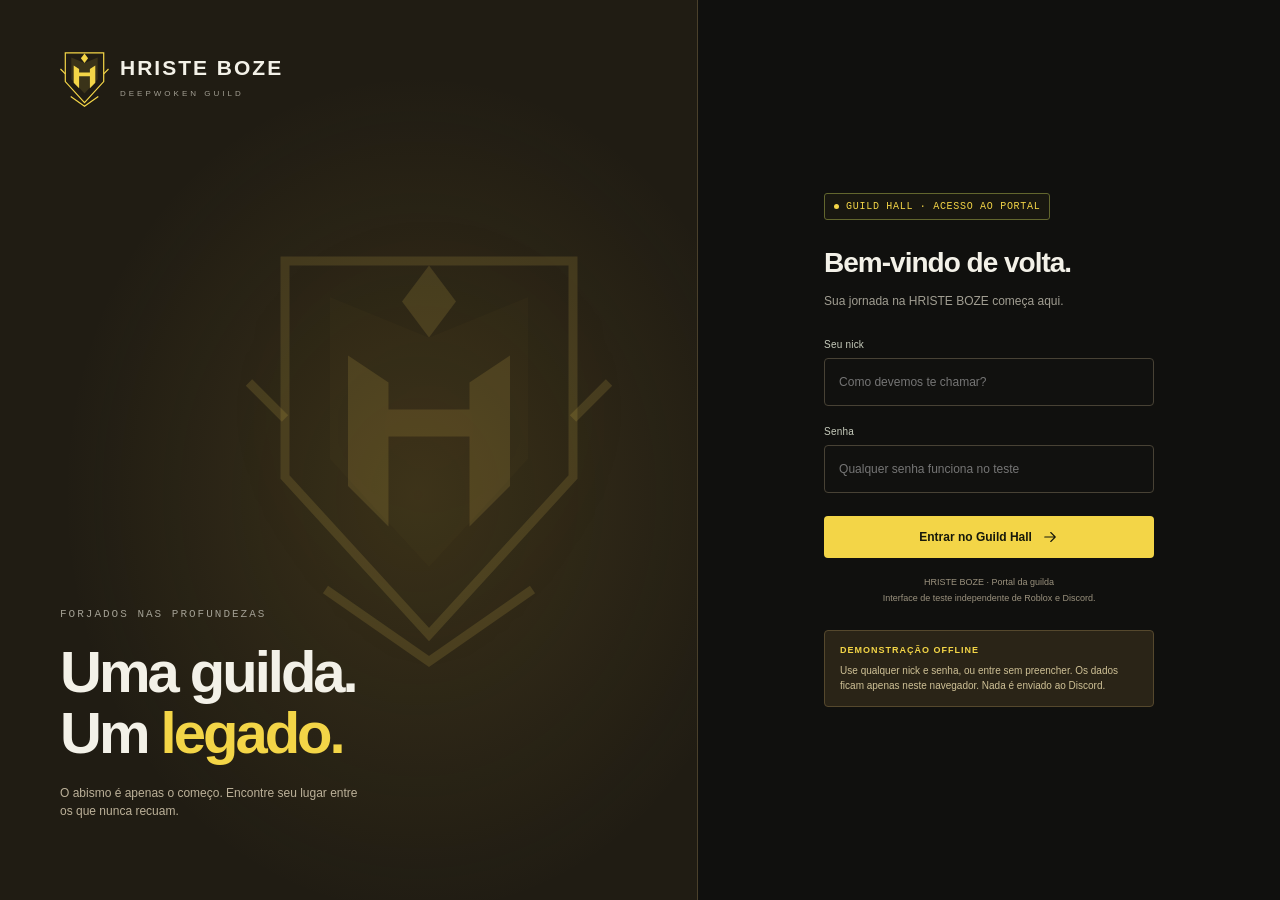
<file: public/teste.html>
<!doctype html>
<html lang="pt-BR">
<head><meta charset="UTF-8"><meta name="viewport" content="width=device-width,initial-scale=1"><meta name="theme-color" content="#101110"><title>HRISTE BOZE — Guild Hall / Demonstração</title><meta name="description" content="Portal de demonstração offline da guilda HRISTE BOZE. Tryouts, cadastro obrigatório e carteiras de membro."><link rel="stylesheet" href="demo.css"></head>
<body><noscript>Ative o JavaScript no navegador para testar o Guild Hall da HRISTE BOZE. A demonstração funciona offline.</noscript><div id="app"></div><div id="modal-root"></div><div id="toast" class="toast hidden" role="status" aria-live="polite"></div><script src="demo.js"></script></body>
</html>
</file>
<file: public/demo.css>
@charset "UTF-8";
:root{--bg:#101110;--panel:#181a17;--panel2:#20221d;--line:#33362c;--muted:#9b9f91;--ink:#f0f1e7;--yellow:#f2cf4a;--yellow-soft:#ad9037;--red:#ff9082;--green:#b8df7c;--sidebar:230px;color-scheme:dark;font-family:Inter,"Segoe UI",Arial,sans-serif;font-synthesis:none}
*{box-sizing:border-box}body{margin:0;background:var(--bg);color:var(--ink);font-size:14px;line-height:1.5}button,input,select{font:inherit}button,a,input,select{outline-offset:5px}button{cursor:pointer}a{color:inherit;text-decoration:none}button{color:inherit}button:disabled{opacity:.45;cursor:not-allowed}svg{display:block}button svg{width:18px;height:18px}button{border:0}button:focus-visible,a:focus-visible,input:focus-visible,select:focus-visible{outline:2px solid var(--yellow)}.hidden,[hidden]{display:none!important}.muted{color:var(--muted)}.eyebrow{font-family:"Courier New",monospace;font-size:11px;letter-spacing:2px;text-transform:uppercase;color:var(--muted)}.pill{display:inline-flex;align-items:center;gap:7px;border:1px solid var(--line);padding:5px 9px;border-radius:3px;font-family:"Courier New",monospace;font-size:10px;letter-spacing:.7px;text-transform:uppercase}.pill:before{content:"";width:5px;height:5px;background:currentColor;border-radius:50%}.pill.yellow{color:var(--yellow);border-color:#62662e;background:#f2cf4a08}.pill.green{color:var(--green);border-color:#4e6436}.pill.red{color:var(--red);border-color:#70463e}.btn{display:inline-flex;gap:9px;align-items:center;justify-content:center;padding:12px 17px;border-radius:4px;font-size:12px;font-weight:650;line-height:1.2;background:var(--yellow);color:#17190b;transition:background .2s,transform .2s}.btn:hover{background:#ffe16b;transform:translateY(-1px)}.btn.secondary{background:transparent;color:var(--ink);border:1px solid #464a3c}.btn.secondary:hover{background:#ffffff08}.btn.danger{background:#391f1c;color:var(--red);border:1px solid #71403a}.btn.small{padding:8px 12px;font-size:11px}.text-btn{background:none;color:var(--muted);padding:6px;font-size:12px}.text-btn:hover{color:var(--yellow)}.icon-btn{width:34px;height:34px;border:1px solid var(--line);border-radius:4px;background:none;display:grid;place-items:center}.icon-btn:hover{background:var(--panel2)}.crest{color:var(--yellow)}
.sidebar{position:fixed;inset:0 auto 0 0;width:var(--sidebar);padding:31px 19px 21px;background:#141511;border-right:1px solid var(--line);display:flex;flex-direction:column;z-index:30}.brand{display:flex;align-items:center;gap:11px;padding:0 7px}.brand .crest{width:39px;height:48px;flex-shrink:0}.brand strong{font-size:16px;letter-spacing:2px;line-height:1}.brand small{display:block;color:var(--muted);font-size:8px;letter-spacing:3px;margin-top:7px}.guild-selector{margin:33px 0 29px;padding:12px;border:1px solid var(--line);display:flex;align-items:center;gap:10px;border-radius:4px;font-size:11px}.guild-selector .square{width:30px;height:30px;display:grid;place-items:center;background:var(--yellow);color:#20220f;font-weight:900;font-size:12px}.guild-selector small{display:block;font-size:9px;color:var(--muted)}.guild-selector .chev{margin-left:auto;color:var(--muted)}.nav-label{font-size:9px;letter-spacing:1.7px;color:#7c8172;margin:0 12px 12px;font-family:"Courier New",monospace}.nav{display:grid;gap:5px}.nav button{display:flex;align-items:center;gap:12px;padding:12px 13px;width:100%;border-radius:4px;background:none;text-align:left;color:#a6ab9a;font-size:12px;transition:.2s}.nav button svg{width:17px;height:17px;opacity:.8}.nav button.active{background:#f2cf4a10;color:var(--yellow);box-shadow:inset 2px 0 var(--yellow)}.nav button:hover{background:#ffffff06;color:var(--ink)}.nav .nav-count{margin-left:auto;font-family:"Courier New",monospace;font-size:10px;background:#383d23;padding:0 6px;border-radius:2px}.sidebar-bottom{margin-top:auto}.sidebar-note{font-size:10px;color:var(--muted);border:1px solid var(--line);padding:13px;margin:35px 0 20px;border-radius:4px}.sidebar-note strong{color:var(--yellow);display:block;font-size:10px;letter-spacing:.4px;margin-bottom:5px}.sidebar-profile{padding-top:18px;border-top:1px solid var(--line);display:flex;align-items:center;gap:10px}.avatar{width:35px;height:35px;border-radius:4px;background:#343928;color:var(--yellow);display:grid;place-items:center;font-weight:700;flex-shrink:0;letter-spacing:-1px}.sidebar-profile strong{font-size:11px;display:block}.sidebar-profile small{font-size:10px;color:var(--muted)}.sidebar-profile .icon-btn{margin-left:auto;border:0;color:var(--muted)}
.main{margin-left:var(--sidebar)}.topbar{height:74px;border-bottom:1px solid var(--line);display:flex;align-items:center;justify-content:space-between;padding:0 38px;font-size:11px}.breadcrumbs{display:flex;align-items:center;gap:12px;color:var(--muted)}.breadcrumbs b{font-weight:400;color:var(--ink)}.top-tools{display:flex;align-items:center;gap:17px}.top-tools .pill{font-size:9px}.top-date{font-family:"Courier New",monospace;color:var(--muted);font-size:10px}.mobile-menu{display:none}.content{max-width:1500px;margin:0 auto;padding:29px 38px 42px}.page-heading{display:flex;align-items:center;justify-content:space-between;margin-bottom:23px;gap:15px}.page-heading .eyebrow{font-size:9px;letter-spacing:1.4px;margin-bottom:5px}.page-heading h1{font-size:25px;letter-spacing:-1px;margin:0;font-weight:600}.page-heading p{color:var(--muted);font-size:11px;margin:5px 0 0}.heading-actions{display:flex;gap:10px;align-items:center}.hero{position:relative;min-height:262px;background:#292d21;border:1px solid #4b5137;border-radius:6px;overflow:hidden;padding:37px 35px;display:flex;align-items:center;isolation:isolate}.hero:before{content:"";position:absolute;inset:0;background:radial-gradient(ellipse at 80% 60%,#71814130,transparent 48%),linear-gradient(90deg,#1d2117 0%,#272e1d80 70%);z-index:-1}.hero-copy{position:relative;z-index:2}.hero .eyebrow{color:#ced48f;letter-spacing:2.4px;font-size:9px;display:flex;gap:9px;align-items:center}.hero .eyebrow:before{content:"";background:var(--yellow);width:20px;height:1px}.hero h2{font-size:45px;line-height:1.03;letter-spacing:-2.3px;font-weight:680;margin:17px 0 13px;max-width:430px}.hero h2 span{color:var(--yellow)}.hero p{font-size:11px;color:#b0b69d;max-width:360px;margin:0 0 23px;line-height:1.7}.hero .btn{font-size:11px;padding:11px 16px}.hero-art{position:absolute;right:0;bottom:0;top:0;width:49%;z-index:0}.hero-art>svg{height:100%;width:100%}.hero-serial{position:absolute;right:19px;bottom:13px;color:#929b73;font:8px "Courier New",monospace;letter-spacing:2px}.hero-tag{position:absolute;right:23px;top:21px;font:8px "Courier New",monospace;color:#b9c18d;letter-spacing:2px;border:1px solid #65704c;padding:5px 9px}.stats{display:grid;grid-template-columns:repeat(4,1fr);gap:14px;margin:19px 0 26px}.stat{border:1px solid var(--line);border-radius:5px;padding:16px 18px;background:var(--panel);min-height:113px}.stat-top{display:flex;justify-content:space-between;align-items:center;color:#a5aa98;font-size:10px}.stat-top svg{width:16px;height:16px;color:#a6ad78}.stat-value{display:flex;align-items:baseline;gap:9px;margin-top:9px;font-size:26px;font-weight:550;letter-spacing:-1px;line-height:1.1}.stat-value small{font-size:10px;letter-spacing:0;color:var(--muted);font-weight:400}.stat-foot{font-size:9px;color:var(--muted);margin-top:7px}.stat-foot em{font-style:normal;color:var(--green)}.dashboard-grid{display:grid;grid-template-columns:minmax(0,1.5fr) minmax(300px,1fr);gap:22px}.section-title{display:flex;align-items:center;justify-content:space-between;margin-bottom:13px}.section-title h2{font-size:14px;letter-spacing:-.3px;font-weight:550;margin:0}.section-title .eyebrow{font-size:8px;letter-spacing:1px}.panel{background:var(--panel);border:1px solid var(--line);border-radius:5px;padding:21px}.panel + .panel{margin-top:16px}.panel h3{font-size:14px;margin:0 0 8px;font-weight:550}.panel p{font-size:12px;color:var(--muted);margin:0 0 14px}.identity{position:relative;overflow:hidden;min-height:231px;border-radius:7px;padding:22px 25px;background:linear-gradient(125deg,#292d1b,#1b1e16 65%);border:1px solid #747a3a;color:var(--ink);isolation:isolate;transition:transform .4s}.identity:after{content:"HB";position:absolute;right:-10px;top:34px;letter-spacing:-30px;font-size:178px;font-weight:900;color:#f2cf4a08;line-height:1;z-index:-1}.card-top{display:flex;align-items:flex-start;justify-content:space-between}.card-brand{display:flex;gap:9px;align-items:center;font-size:11px;font-weight:700;letter-spacing:2px}.card-brand .crest{width:24px;height:31px}.card-top .eyebrow{color:#c0c785;font-size:7px;letter-spacing:2px;text-align:right}.card-top .eyebrow span{display:block;color:var(--yellow);font-size:10px;letter-spacing:1px;margin-top:4px}.card-main{display:flex;align-items:center;gap:15px;margin:22px 0 18px}.card-avatar{width:52px;height:52px;border:1px solid #626b3a;background:#363e23;display:grid;place-items:center;color:var(--yellow);font-size:19px;font-weight:600}.card-main h3{font-size:21px;letter-spacing:-.5px;margin:0 0 4px;font-weight:600}.card-main p{font-size:9px;color:#b1b99c;margin:0;letter-spacing:1.4px;text-transform:uppercase}.card-footer{display:flex;align-items:flex-end;justify-content:space-between;border-top:1px solid #4b5335;padding-top:13px}.card-footer small{font:7px "Courier New",monospace;letter-spacing:1.5px;color:#9ca680;display:block;margin-bottom:3px}.card-footer b{font:10px "Courier New",monospace;color:#d1d7b8;letter-spacing:1px}.barcode{display:flex;gap:2px;align-items:center;height:23px}.barcode i{height:21px;background:#9da66e;display:block;width:2px}.barcode i:nth-child(3n){width:4px}.barcode i:nth-child(4n){width:1px}.card-actions{display:flex;gap:9px;align-items:center;margin-top:12px}.card-actions .btn{flex:1;font-size:10px;padding:10px 8px}.card-hint{font-size:9px;color:var(--muted);margin:10px 0 0;display:flex;align-items:center;gap:6px}.card-hint svg{width:12px;height:12px}.tryout-callout{position:relative;background:#20251a;border-color:#424c30;padding:20px;min-height:156px}.tryout-callout .eyebrow{color:var(--yellow);font-size:8px;letter-spacing:1.8px}.tryout-callout h3{font-size:18px;line-height:1.25;margin:10px 0 8px;max-width:230px}.tryout-callout p{font-size:10px;max-width:250px;line-height:1.6}.tryout-callout .btn{font-size:10px;padding:10px 13px}.tryout-callout .cross-swords{position:absolute;width:61px;height:61px;right:22px;top:33px;color:#f2cf4a20}.activity{margin-top:22px}.activity-list{border-top:1px solid var(--line)}.activity-row{padding:13px 0;border-bottom:1px solid #292d24;display:flex;align-items:center;gap:11px}.activity-icon{width:29px;height:29px;border:1px solid #3b4230;border-radius:4px;display:grid;place-items:center;color:#beca86;background:#23281c;flex-shrink:0}.activity-icon svg{width:13px;height:13px}.activity-copy{font-size:10px;color:#b2b8a7}.activity-copy strong{color:var(--ink);font-weight:550}.activity-copy small{font-size:8px;display:block;margin-top:2px;color:#777f6d}.activity-time{font-size:8px;margin-left:auto;white-space:nowrap;color:var(--muted);font-family:"Courier New",monospace}.guild-motto{padding:15px 0;display:flex;gap:10px;align-items:center;color:var(--muted);font-size:9px}.guild-motto span{color:var(--yellow);font-size:16px}.footer{border-top:1px solid var(--line);margin-top:30px;padding-top:15px;display:flex;justify-content:space-between;gap:15px;color:#777e6b;font:8px "Courier New",monospace;letter-spacing:1px}
.split{display:grid;grid-template-columns:1.15fr 1fr;gap:20px}.form-grid{display:grid;grid-template-columns:1fr 1fr;gap:15px}.field{display:grid;gap:6px;margin-bottom:16px}.field label{font-size:10px;letter-spacing:.2px;color:#c7ccbc}.field input,.field select,.search{width:100%;border-radius:4px;border:1px solid #424839;background:#12150f;padding:12px;color:var(--ink);font-size:12px;min-height:42px}.field input:focus,.field select:focus,.search:focus{border-color:var(--yellow);outline:1px solid var(--yellow)}.field small{font-size:9px;color:var(--muted)}.field input[readonly]{color:#a8af94;background:#1e2318}.field input[type=range]{accent-color:var(--yellow);padding:0;border:0;min-height:20px}.form-actions{display:flex;align-items:center;gap:10px;flex-wrap:wrap}.error{font-size:12px;color:var(--red);margin:0 0 12px}.notice{font-size:11px;line-height:1.65;border:1px solid #515830;background:#f2cf4a07;border-radius:4px;padding:13px 15px;color:#c5cd9c;margin-bottom:17px}.notice strong{color:var(--yellow)}.result{padding:20px;border:1px solid #576b3d;border-radius:5px;background:#26341a;margin:18px 0}.result.failed{border-color:#794539;background:#301c17}.result h3{font-size:20px;margin:5px 0 10px}.result p{font-size:12px;margin:0 0 13px}.damage-display{font-size:42px;color:var(--yellow);font-weight:600;letter-spacing:-2px}.damage-display small{font-size:14px;letter-spacing:0}.hp-track{height:7px;background:#414630;border-radius:10px;margin:10px 0 18px;overflow:hidden}.hp-track span{height:100%;background:var(--yellow);display:block;transition:width .2s}.discord-channel{font:11px "Courier New",monospace;border-bottom:1px solid var(--line);padding-bottom:13px;margin-bottom:15px;color:#b3b99e}.message{display:flex;gap:10px;margin:18px 0}.message .avatar{width:28px;height:28px;font-size:10px}.message-body{flex:1;min-width:0}.message-author{font-size:10px;margin-bottom:4px}.message-author span{font-size:7px;background:#d9e34722;color:var(--yellow);padding:2px 5px;margin-left:4px;border-radius:2px}.message-author small{font-size:8px;color:var(--muted);margin-left:7px}.message-body p{font-size:11px;line-height:1.6;margin:0;color:#abb29e}.embed{padding:14px;margin-top:9px;border-left:3px solid var(--yellow);background:#252b1d;border-radius:3px}.embed h4{font-size:12px;margin:0 0 6px}.embed .btn{margin-top:12px}.empty{color:var(--muted);border:1px dashed var(--line);padding:28px;text-align:center;border-radius:4px;font-size:12px}.table-wrap{overflow:auto}.member-table{width:100%;border-collapse:collapse;font-size:11px}.member-table th{text-align:left;font-size:8px;letter-spacing:1.4px;font-weight:400;color:var(--muted);padding:14px 12px;border-bottom:1px solid #454b38;white-space:nowrap}.member-table td{padding:15px 12px;border-bottom:1px solid var(--line);white-space:nowrap}.member-name{display:flex;align-items:center;gap:10px}.member-name .avatar{width:29px;height:29px;font-size:11px}.member-name small{display:block;font-size:8px;color:var(--muted)}.search-row{display:flex;justify-content:space-between;gap:15px;align-items:center;margin-bottom:18px}.search{max-width:300px;padding:10px 12px;min-height:38px;font-size:11px}.roster-count{color:var(--muted);font-size:11px}.tab-row{display:flex;gap:8px;margin-bottom:18px}.tab-row .btn{font-size:10px}.settings-row{border-bottom:1px solid var(--line);padding:15px 0;display:flex;justify-content:space-between;gap:20px;align-items:center}.settings-row b{font-size:12px;font-weight:500}.settings-row p{font-size:10px;margin:4px 0 0}.settings-row>span{font-family:"Courier New",monospace;font-size:11px;color:var(--yellow)}.build-grid{display:grid;grid-template-columns:repeat(3,1fr);gap:16px}.build-card{border:1px solid var(--line);border-radius:5px;overflow:hidden;background:var(--panel)}.build-art{height:130px;display:grid;place-items:center;background:radial-gradient(circle at center,#6d713329,transparent),#22271a;border-bottom:1px solid var(--line);color:#c1cd60}.build-art svg{width:60px;height:60px;transform:rotate(-10deg)}.build-card:nth-child(2) .build-art{background:radial-gradient(circle at center,#395c643f,transparent),#182426;color:#8eb5ae}.build-card:nth-child(3) .build-art{background:radial-gradient(circle at center,#65493d3f,transparent),#2b231c;color:#caa278}.build-content{padding:20px}.build-content h3{font-size:16px;margin:8px 0}.build-content p{font-size:11px;min-height:50px;color:var(--muted)}.build-content .btn{width:100%;margin-top:8px}.build-specs{display:grid;grid-template-columns:repeat(3,1fr);margin:20px 0}.build-specs b{display:block;font-size:18px;color:var(--yellow)}.build-specs small{color:var(--muted);font-size:9px}.build-detail{margin-top:20px}.log-entry{padding:13px 0;border-bottom:1px solid var(--line);font-size:11px}.log-entry small{display:block;color:var(--muted);font-size:9px;margin-bottom:5px}.log-entry strong{color:var(--yellow);font-weight:500}
.login-screen{min-height:100vh;display:grid;grid-template-columns:1.2fr 1fr;background:#10120f}.login-art{position:relative;min-height:100vh;overflow:hidden;display:flex;flex-direction:column;justify-content:space-between;padding:48px 60px;background:radial-gradient(ellipse at 60% 55%,#798b3330,transparent 60%),#1b2115;border-right:1px solid #3b442c}.login-art .brand{padding:0}.login-art .brand strong{font-size:21px}.login-art .brand .crest{width:49px;height:60px}.login-art-crest{position:absolute;width:370px;max-width:65%;height:450px;right:12%;top:25%;color:#e1c15426;filter:drop-shadow(0 0 70px #d7b74420)}.login-art-crest svg{width:100%;height:100%}.login-art-copy{position:relative;padding-bottom:20px}.login-art-copy h1{font-size:58px;letter-spacing:-3px;line-height:1.05;margin:20px 0;font-weight:600}.login-art-copy h1 span{color:var(--yellow)}.login-art-copy p{max-width:300px;font-size:12px;color:#aeb79b}.login-form-wrap{display:flex;align-items:center;justify-content:center;padding:40px}.login-form{width:100%;max-width:330px}.login-form h2{font-size:28px;margin:22px 0 8px;font-weight:550;letter-spacing:-1px}.login-form>p{font-size:12px;color:var(--muted);margin:0 0 27px}.login-form .btn{width:100%;margin:5px 0 17px}.login-form .field{margin-bottom:18px}.login-form .field input{padding:14px}.login-legal{font-size:9px;color:#7e8770;text-align:center;line-height:1.7}.login-demo{padding:13px 15px;border:1px solid #424b30;border-radius:4px;background:#242b19;color:#b9c792;font-size:10px;margin-top:24px}.login-demo strong{display:block;font-size:9px;color:var(--yellow);letter-spacing:1px;margin-bottom:5px}.toast{position:fixed;bottom:24px;left:calc(50% + 115px);transform:translateX(-50%);max-width:480px;width:calc(100% - 40px);padding:14px 19px;border:1px solid #727b38;background:#30381e;color:#e5edc3;box-shadow:0 15px 50px #0006;border-radius:5px;z-index:100;font-size:12px}.toast.error-toast{border-color:#7a493d;background:#3a251f;color:#ffc5b6}.modal{position:fixed;inset:0;background:#080a07cc;z-index:80;display:flex;align-items:center;justify-content:center;padding:25px;backdrop-filter:blur(8px)}.modal-card{width:100%;max-width:530px;max-height:90vh;overflow:auto;background:#191e14;border:1px solid #4c5735;padding:27px;border-radius:8px}.modal-header{display:flex;align-items:center;justify-content:space-between;margin-bottom:21px}.modal-header h2{margin:0;font-size:20px;font-weight:550;letter-spacing:-.6px}.card-back{min-height:231px;display:flex;flex-direction:column;justify-content:space-between}.card-back h3{font-size:15px;letter-spacing:3px;margin:15px 0 8px}.card-back p{font-size:10px;color:#bac39d;max-width:300px;line-height:1.7}.card-back .fake-qr{position:absolute;right:25px;top:80px;width:70px;height:70px;color:#aebc69}.card-back .back-code{font:11px "Courier New",monospace;letter-spacing:2px;color:var(--yellow)}.sr-only{position:absolute;left:-10000px;width:1px;height:1px;overflow:hidden}
@media(min-width:1600px){.content{padding-top:36px}.hero{min-height:300px}.hero h2{font-size:53px}.identity{min-height:250px}.hero-art{width:55%}}
@media(max-width:1150px){:root{--sidebar:205px}.sidebar{padding-left:13px;padding-right:13px}.content{padding:27px}.topbar{padding:0 27px}.dashboard-grid{grid-template-columns:1.2fr 1fr;gap:17px}.hero h2{font-size:39px}.hero{padding:30px}.hero-art{opacity:.6}.hero-copy{max-width:65%}.stats{gap:10px}.stat{padding:15px 13px}.stat-value{font-size:23px}.card-main h3{font-size:19px}.identity{padding:20px}.split{grid-template-columns:1fr}.build-grid{gap:10px}.build-content{padding:14px}.build-content p{min-height:76px}}
@media(max-width:900px){:root{--sidebar:185px}.brand strong{font-size:13px}.brand small{letter-spacing:2px;font-size:7px}.brand .crest{width:31px}.sidebar{padding-top:25px}.guild-selector{margin-top:27px}.content{padding:24px}.topbar{padding:0 24px;height:66px}.top-date{display:none}.hero-copy{max-width:80%}.hero h2{font-size:37px}.hero-art{opacity:.35;width:65%}.hero-tag{display:none}.stats{grid-template-columns:repeat(2,1fr)}.dashboard-grid{grid-template-columns:1fr}.tryout-callout{margin-top:3px}.build-grid{grid-template-columns:1fr}.build-card{display:grid;grid-template-columns:130px 1fr}.build-art{height:100%;border-bottom:0;border-right:1px solid var(--line)}.build-content p{min-height:0}.login-art{padding:35px}.login-art-copy h1{font-size:43px}.login-art-crest{top:27%;right:17%;width:250px}.login-form-wrap{padding:30px}}
@media(max-width:650px){:root{--sidebar:0px}.sidebar{width:230px;transform:translateX(-100%);transition:transform .2s;box-shadow:20px 0 60px #0008}.sidebar.open{transform:translateX(0)}.brand strong{font-size:16px}.brand .crest{width:39px}.brand small{font-size:8px}.mobile-menu{display:grid}.main{margin:0}.topbar{height:62px;padding:0 19px}.breadcrumbs{font-size:10px;gap:10px}.breadcrumbs>span:first-of-type{display:none}.top-tools{gap:10px}.top-tools .pill{font-size:8px;padding:5px 7px}.content{padding:22px 19px}.page-heading h1{font-size:23px}.page-heading .eyebrow{font-size:8px}.page-heading p{font-size:10px}.heading-actions .btn{font-size:10px;padding:10px}.hero{padding:27px 23px;min-height:267px}.hero h2{font-size:39px;letter-spacing:-1.7px}.hero-copy{max-width:100%}.hero p{max-width:250px;font-size:10px}.hero .eyebrow{font-size:8px;letter-spacing:1.5px}.hero-art{opacity:.24;width:100%;right:-50px}.hero-serial{font-size:6px;letter-spacing:1px}.stats{gap:9px;margin:15px 0 25px}.stat{padding:14px;min-height:105px}.stat-top{font-size:9px}.stat-value{font-size:24px}.stat-foot{font-size:8px}.identity{padding:21px}.card-main h3{font-size:22px}.card-actions{gap:7px}.card-actions .btn{font-size:9px}.panel{padding:18px}.form-grid{grid-template-columns:1fr;gap:0}.page-heading{align-items:flex-start}.footer{font-size:7px;line-height:1.7}.footer span:last-child{max-width:105px;text-align:right}.search-row{align-items:flex-start;flex-direction:column}.search{max-width:none}.tab-row{flex-wrap:wrap}.toast{left:50%;font-size:11px;bottom:16px}.login-screen{grid-template-columns:1fr}.login-art{min-height:225px;padding:27px;display:block;border-bottom:1px solid #3b442c;border-right:0}.login-art .brand .crest{width:34px;height:42px}.login-art .brand strong{font-size:17px}.login-art-copy h1{font-size:32px;letter-spacing:-1.5px;margin:22px 0 0;max-width:210px}.login-art-copy p,.login-art-copy .eyebrow{display:none}.login-art-copy{padding:0}.login-art-crest{height:175px;width:150px;top:38px;right:25px}.login-form-wrap{padding:29px 27px}.login-form{max-width:390px}.login-form h2{font-size:25px;margin-top:10px}.login-form>.pill{display:none}.login-form>p{margin-bottom:20px;font-size:11px}.login-demo{margin-top:15px}.modal{padding:17px}.modal-card{padding:21px}.settings-row{align-items:flex-start;flex-direction:column;gap:10px}.build-card{grid-template-columns:95px 1fr}.build-art svg{width:45px;height:45px}.build-content{padding:17px}.card-back .fake-qr{width:50px;height:50px;right:15px;top:88px}.card-back p{max-width:210px}}
@media(prefers-reduced-motion:reduce){*,*:before,*:after{transition:none!important;scroll-behavior:auto!important}}

/* HRISTE BOZE: amarelo heráldico sobre preto, também na visualização offline. */
:root{--bg:#0d0d0c;--panel:#181817;--panel2:#22211e;--line:#37352e;--muted:#a19e92;--ink:#f3f1e8;--yellow:#f3d547;--yellow-soft:#b49c38}
.sidebar{background:#121211}.nav button{color:#aaa79a}.nav button.active{background:#f3d54710}.guild-selector .square{color:#1d190b}.sidebar-profile strong{max-width:112px;overflow:hidden;text-overflow:ellipsis;white-space:nowrap}.avatar{background:#393423}
.hero{background:#28251a;border-color:#51482e}.hero:before{background:radial-gradient(ellipse at 80% 60%,#b18f3130,transparent 48%),linear-gradient(90deg,#211e16 0%,#30291b80 70%)}.hero .eyebrow{color:#dacb8e}.hero p{color:#bcb39d}.hero-art{filter:sepia(.65)}.hero-tag{color:#c3b68c;border-color:#706247}.hero-serial{color:#aaa080}
.stat-top{color:#aaa698}.stat-top svg{color:#b7a976}.identity{background:linear-gradient(125deg,#302a1a,#1c1b16 65%);border-color:#8d7b35}.identity:after{color:#f3d54708}.card-top .eyebrow{color:#c9bc80}.card-avatar{background:#3d3520;border-color:#76633a}.card-main p{color:#c4b899}.card-footer{border-color:#564b30}.card-footer small{color:#b0a17a}.card-footer b{color:#ded5b6}.barcode i{background:#b6a666}.card-main>div:last-child{min-width:0}.card-main h3{overflow-wrap:anywhere}.card-main p{overflow-wrap:anywhere}
.tryout-callout{background:#242118;border-color:#50442d}.activity-row{border-color:#302d25}.activity-icon{background:#2a241a;border-color:#4d422d;color:#d3bd80}.activity-copy{color:#bdb6a6}.activity-copy small{color:#908775}.footer{color:#8f8877}
.field input,.field select,.search{background:#11110f;border-color:#484235}.field input[readonly]{color:#bcb29c;background:#242017}.notice{border-color:#5c502b;background:#f3d54707;color:#d0c298}.notice>svg,.discord-channel>svg{display:inline-block;width:15px;height:15px;vertical-align:-3px;margin-right:6px}.embed{background:#2b261b}.discord-channel{color:#c5b99c}.message-body p{color:#bcb49f}.message-author span{background:#f3d54720}.hp-track{background:#4b422c}
.login-screen{background:#10100e}.login-art{background:radial-gradient(ellipse at 60% 55%,#c29e3a29,transparent 60%),#201c13;border-color:#4a402b}.login-art-copy p{color:#bcb199}.login-demo{background:#2a2417;border-color:#55482d;color:#cfc196}.login-legal{color:#9b927e}.modal-card{background:#1b1914;border-color:#5a4c32}.toast{border-color:#96803b;background:#38301c;color:#f2e6b4}.card-back p{color:#c8bd9c;max-width:calc(100% - 75px)}.card-back h3{max-width:calc(100% - 75px);font-size:13px;letter-spacing:2px}.card-back .fake-qr{color:#c6ae5d}.fake-qr>svg{width:100%;height:100%}.card-back .card-footer b{overflow-wrap:anywhere}
.build-art{background:radial-gradient(circle at center,#a68b3329,transparent),#272219;color:#d2bb60}.btn:hover{background:#ffe568}.btn.secondary:hover{background:#ffffff08}.btn.danger:hover{background:#492722}.settings-row>span,.log-entry{overflow-wrap:anywhere}.settings-row>span{min-width:0}
</file>
